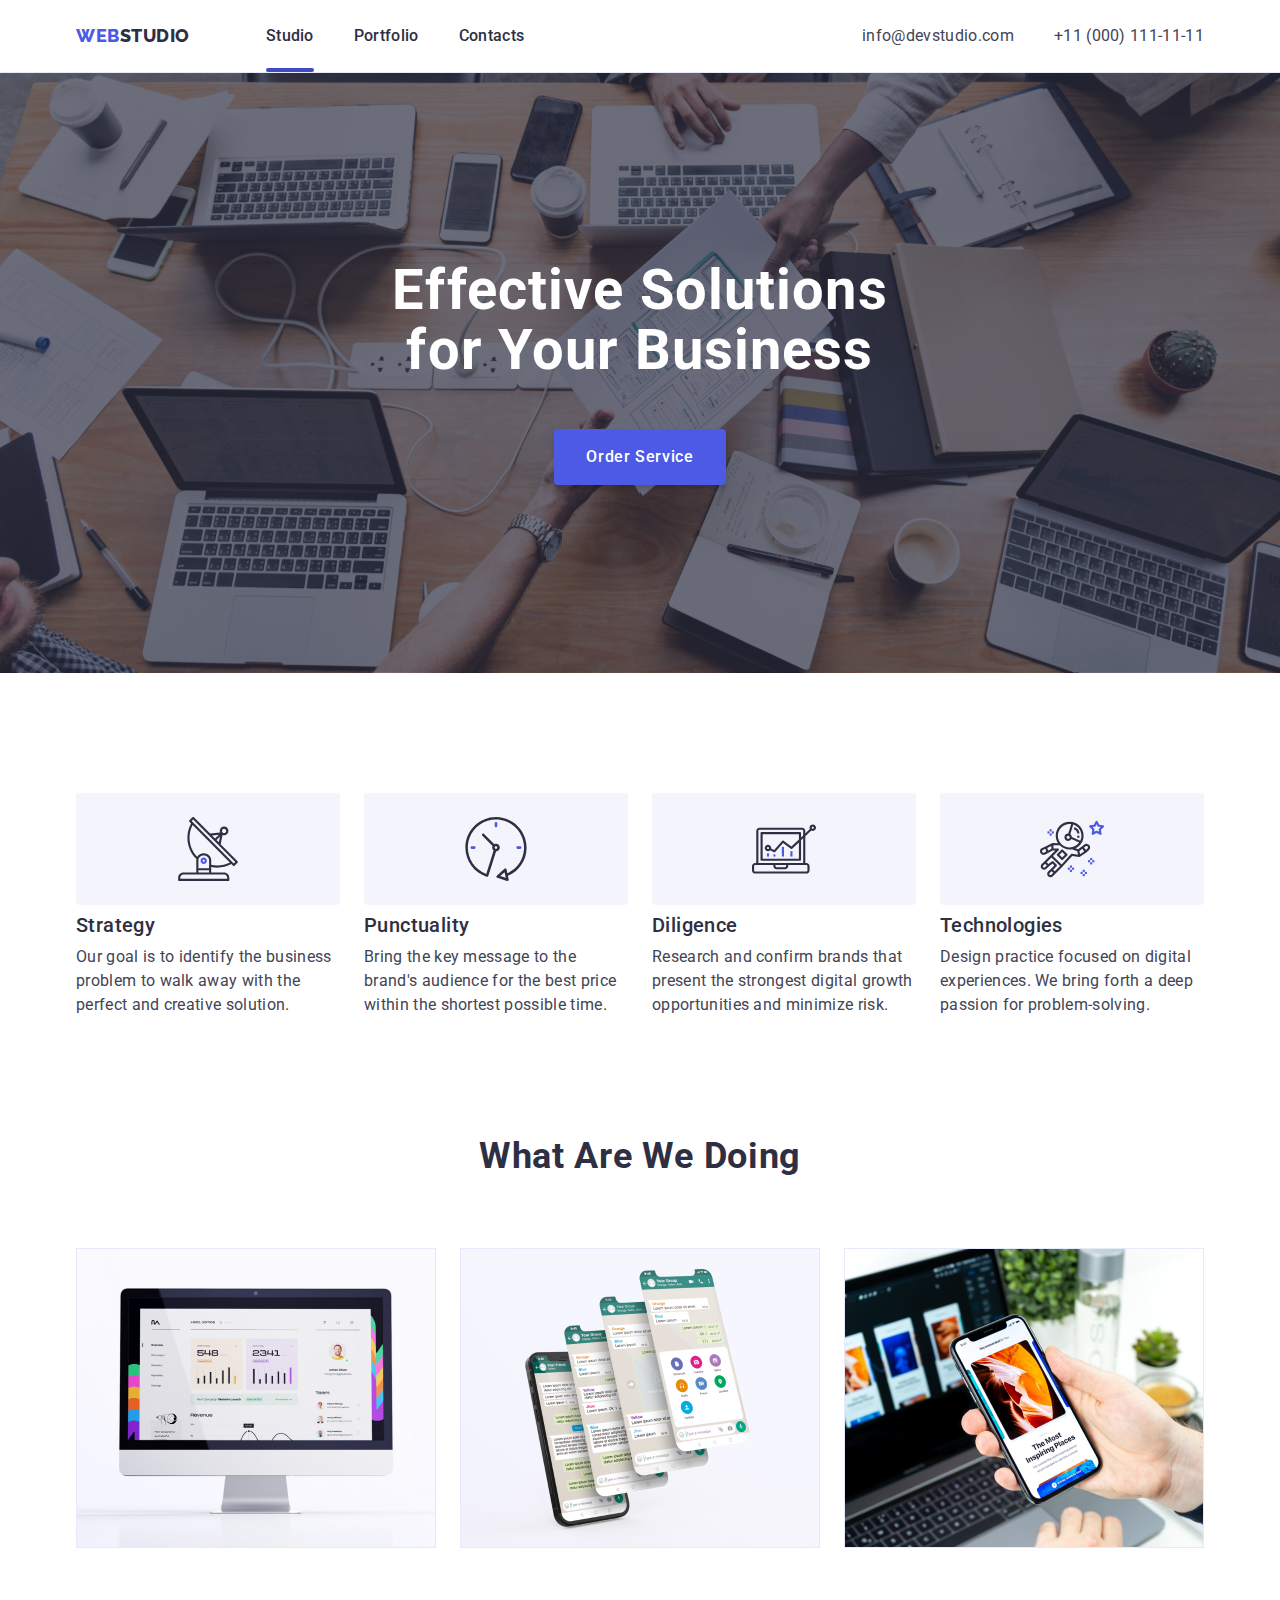
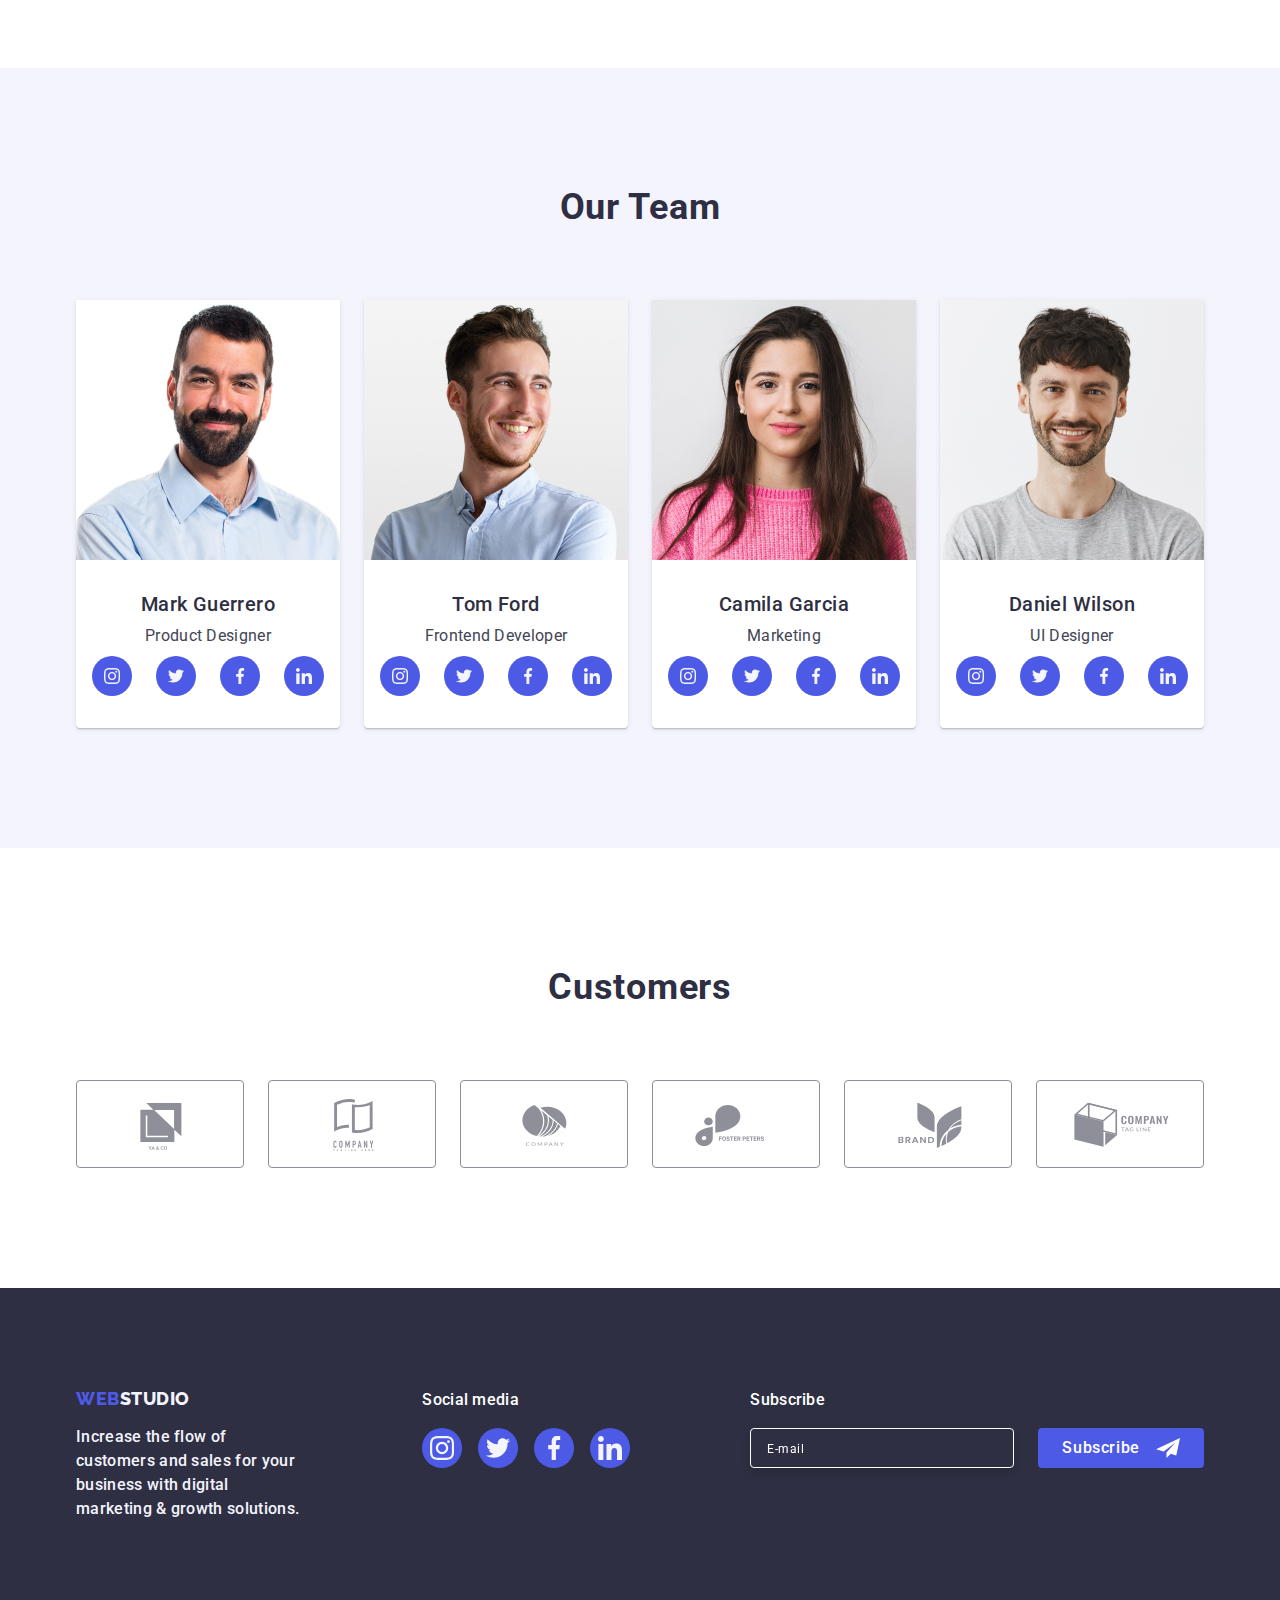
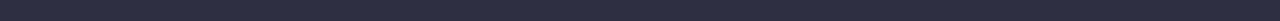
<file: index.html>
<!DOCTYPE html>
<html lang="en">
  <head>
    <meta charset="UTF-8" />
    <meta http-equiv="X-UA-Compatible" content="IE=edge" />
    <meta name="viewport" content="width=device-width, initial-scale=1.0" />
    <title>Document</title>
    <link rel="preconnect" href="https://fonts.googleapis.com" />
    <link rel="preconnect" href="https://fonts.gstatic.com" crossorigin />
    <link
      href="https://fonts.googleapis.com/css2?family=Raleway:wght@800&family=Roboto:wght@400;500;700&display=swap"
      rel="stylesheet"
    />
    <link
      rel="stylesheet"
      href="https://cdnjs.cloudflare.com/ajax/libs/modern-normalize/1.1.0/modern-normalize.min.css"
    />
    <link rel="stylesheet" href="./css/styles.css" />
  </head>
  <body class="page">
    <!-- Шапка, навігація -->
    <header class="page-header">
      <div class="container page-header-container">
        <nav class="page-nav">
          <a href="./index.html" class="logo-title"
            ><div>Web<span class="logo-part-black">Studio</span></div></a
          >
          <ul class="list list-container">
            <li class="list-container-items">
              <a href="./index.html" class="link-nav curent">Studio</a>
            </li>
            <li class="list-container-items">
              <a href="./portfolio.html" class="link-nav">Portfolio</a>
            </li>
            <li class="list-container-items">
              <a href="" class="link-nav">Contacts</a>
            </li>
          </ul>
        </nav>
        <!-- Контакти -->

        <address class="contacts">
          <ul class="list list-container">
            <li class="list-container-items">
              <a href="mailto:info@devstudio.com" class="contacts-title"
                >info@devstudio.com</a
              >
            </li>
            <li class="list-container-items">
              <a href="tel:+110001111111" class="contacts-title"
                >+11 (000) 111-11-11</a
              >
            </li>
          </ul>
        </address>
      </div>
    </header>
    <!-- Герой -->
    <main>
      <section class="herro-section">
        <div class="container">
          <h1 class="herro-title main-herro-title">
            Effective Solutions for Your Business
          </h1>
          <button type="button" class="button button-size" data-modal-open>
            Order Service
          </button>
        </div>
      </section>
      <!-- Про нас -->
      <section class="section">
        <div class="container">
          <h2 hidden class="primary-title">About us</h2>
          <ul class="list description-items">
            <li class="item">
              <div class="about-us-icon">
                <svg class="about-item__icon" width="64" height="64">
                  <use href="./images/icon.svg#antena"></use>
                </svg>
              </div>
              <h3 class="title description-content">Strategy</h3>
              <p class="description">
                Our goal is to identify the business problem to walk away with
                the perfect and creative solution.
              </p>
            </li>
            <li class="item">
              <div class="about-us-icon">
                <svg width="64" height="64">
                  <use href="./images/icon.svg#clock"></use>
                </svg>
              </div>
              <h3 class="title description-content">Punctuality</h3>
              <p class="description">
                Bring the key message to the brand's audience for the best price
                within the shortest possible time.
              </p>
            </li>
            <li class="item">
              <div class="about-us-icon">
                <svg width="64" height="64">
                  <use href="./images/icon.svg#diagram"></use>
                </svg>
              </div>
              <h3 class="title description-content">Diligence</h3>
              <p class="description">
                Research and confirm brands that present the strongest digital
                growth opportunities and minimize risk.
              </p>
            </li>
            <li class="item">
              <div class="about-us-icon">
                <svg width="64" height="64">
                  <use href="./images/icon.svg#astronaut"></use>
                </svg>
              </div>
              <h3 class="title description-content">Technologies</h3>
              <p class="description">
                Design practice focused on digital experiences. We bring forth a
                deep passion for problem-solving.
              </p>
            </li>
          </ul>
        </div>
      </section>
      <!-- Що ми робимо -->
      <section class="section section-work">
        <div class="container">
          <h2 class="primary-title">What are we doing</h2>
          <ul class="list list-work">
            <li class="item-work">
              <img src="./images/img_1.jpg" alt="monitor" width="360" />
            </li>
            <li class="item-work">
              <img
                src="./images/img_2.jpg"
                alt="Pages in the phone"
                width="360"
              />
            </li>
            <li class="item-work">
              <img
                src="./images/img_3.jpg"
                alt="phone and laptop"
                width="360"
              />
            </li>
          </ul>
        </div>
      </section>
      <!-- Наша команда -->
      <section class="team section">
        <div class="container">
          <h2 class="primary-title">Our Team</h2>
          <ul class="list list-team">
            <li class="list-title item">
              <img
                src="./images/mark.jpg"
                alt="Photo of the employee"
                width="264"
              />
              <div class="card-team">
                <h3 class="title description-content">Mark Guerrero</h3>
                <p class="description description-icon">Product Designer</p>
                <ul class="list list-team-icon">
                  <li class="item-team-icon">
                    <a class="link-team-icon" href="">
                      <svg class="team-icon" width="16" height="16">
                        <use href="./images/icon.svg#instagram"></use></svg
                    ></a>
                  </li>
                  <li class="item-team-icon">
                    <a class="link-team-icon" href="">
                      <svg class="team-icon" width="16" height="16">
                        <use href="./images/icon.svg#twitter"></use></svg
                    ></a>
                  </li>
                  <li class="item-team-icon">
                    <a class="link-team-icon" href="">
                      <svg class="team-icon" width="16" height="16">
                        <use href="./images/icon.svg#facebook"></use></svg
                    ></a>
                  </li>
                  <li class="item-team-icon">
                    <a class="link-team-icon" href="">
                      <svg class="team-icon" width="16" height="16">
                        <use href="./images/icon.svg#linkedin"></use></svg
                    ></a>
                  </li>
                </ul>
              </div>
            </li>
            <li class="list-title item">
              <img
                src="./images/tom.jpg"
                alt="Photo of the employee"
                width="264"
              />
              <div class="card-team">
                <h3 class="title description-content">Tom Ford</h3>
                <p class="description description-icon">Frontend Developer</p>
                <ul class="list list-team-icon">
                  <li class="item-team-icon">
                    <a class="link-team-icon" href="">
                      <svg class="team-icon" width="16" height="16">
                        <use href="./images/icon.svg#instagram"></use></svg
                    ></a>
                  </li>
                  <li class="item-team-icon">
                    <a class="link-team-icon" href="">
                      <svg class="team-icon" width="16" height="16">
                        <use href="./images/icon.svg#twitter"></use></svg
                    ></a>
                  </li>
                  <li class="item-team-icon">
                    <a class="link-team-icon" href="">
                      <svg class="team-icon" width="16" height="16">
                        <use href="./images/icon.svg#facebook"></use></svg
                    ></a>
                  </li>
                  <li class="item-team-icon">
                    <a class="link-team-icon" href="">
                      <svg class="team-icon" width="16" height="16">
                        <use href="./images/icon.svg#linkedin"></use></svg
                    ></a>
                  </li>
                </ul>
              </div>
            </li>
            <li class="list-title item">
              <img
                src="./images/camila.jpg"
                alt="Photo of the employee"
                width="264"
              />
              <div class="card-team">
                <h3 class="title description-content">Camila Garcia</h3>
                <p class="description description-icon">Marketing</p>
                <ul class="list list-team-icon">
                  <li class="item-team-icon">
                    <a class="link-team-icon" href="">
                      <svg class="team-icon" width="16" height="16">
                        <use href="./images/icon.svg#instagram"></use></svg
                    ></a>
                  </li>
                  <li class="item-team-icon">
                    <a class="link-team-icon" href="">
                      <svg class="team-icon" width="16" height="16">
                        <use href="./images/icon.svg#twitter"></use></svg
                    ></a>
                  </li>
                  <li class="item-team-icon">
                    <a class="link-team-icon" href="">
                      <svg class="team-icon" width="16" height="16">
                        <use href="./images/icon.svg#facebook"></use></svg
                    ></a>
                  </li>
                  <li class="item-team-icon">
                    <a class="link-team-icon" href="">
                      <svg class="team-icon" width="16" height="16">
                        <use href="./images/icon.svg#linkedin"></use></svg
                    ></a>
                  </li>
                </ul>
              </div>
            </li>
            <li class="list-title item">
              <img
                src="./images/daniel.jpg"
                alt="Photo of the employee"
                width="264"
              />
              <div class="card-team">
                <h3 class="title description-content">Daniel Wilson</h3>
                <p class="description description-icon">UI Designer</p>
                <ul class="list list-team-icon">
                  <li class="item-team-icon">
                    <a class="link-team-icon" href="">
                      <svg class="team-icon" width="16" height="16">
                        <use href="./images/icon.svg#instagram"></use></svg
                    ></a>
                  </li>
                  <li class="item-team-icon">
                    <a class="link-team-icon" href="">
                      <svg class="team-icon" width="16" height="16">
                        <use href="./images/icon.svg#twitter"></use></svg
                    ></a>
                  </li>
                  <li class="item-team-icon">
                    <a class="link-team-icon" href="">
                      <svg class="team-icon" width="16" height="16">
                        <use href="./images/icon.svg#facebook"></use></svg
                    ></a>
                  </li>
                  <li class="item-team-icon">
                    <a class="link-team-icon" href="">
                      <svg class="team-icon" width="16" height="16">
                        <use href="./images/icon.svg#linkedin"></use></svg
                    ></a>
                  </li>
                </ul>
              </div>
            </li>
          </ul>
        </div>
      </section>
      <section class="section">
        <div class="container">
          <h2 class="primary-title">Customers</h2>
          <ul class="list customers-list">
            <li class="item-customers">
              <a class="customers-link" href="">
                <svg class="customers-icon" width="104" height="56">
                  <use href="./images/icon.svg#logo1"></use>
                </svg>
              </a>
            </li>
            <li class="item-customers">
              <a class="customers-link" href="">
                <svg class="customers-icon" width="104" height="56">
                  <use href="./images/icon.svg#logo2"></use>
                </svg>
              </a>
            </li>
            <li class="item-customers">
              <a class="customers-link" href="">
                <svg class="customers-icon" width="104" height="56">
                  <use href="./images/icon.svg#logo3"></use>
                </svg>
              </a>
            </li>
            <li class="item-customers">
              <a class="customers-link" href="">
                <svg class="customers-icon" width="104" height="56">
                  <use href="./images/icon.svg#logo4"></use>
                </svg>
              </a>
            </li>
            <li class="item-customers">
              <a class="customers-link" href="">
                <svg class="customers-icon" width="104" height="56">
                  <use href="./images/icon.svg#logo5"></use>
                </svg>
              </a>
            </li>
            <li class="item-customers">
              <a class="customers-link" href="">
                <svg class="customers-icon" width="104" height="56">
                  <use href="./images/icon.svg#logo6"></use>
                </svg>
              </a>
            </li>
          </ul>
        </div>
      </section>
    </main>
    <footer class="footer">
      <div class="container social-list">
        <div class="footer-container">
          <a class="logo-title link property" href="./index.html"
            >Web<span class="logo-part-white">Studio</span></a
          >
          <p class="description-footer">
            Increase the flow of customers and sales for your business with
            digital marketing & growth solutions.
          </p>
        </div>
        <div>
          <p class="social-link">Social media</p>
          <ul class="list list-footer-icon">
            <li class="item-team-icon">
              <a class="link-footer-icon" href="">
                <svg class="team-icon" width="24" height="24">
                  <use href="./images/icon.svg#instagram"></use></svg
              ></a>
            </li>
            <li class="item-team-icon">
              <a class="link-footer-icon" href="">
                <svg class="team-icon" width="24" height="24">
                  <use href="./images/icon.svg#twitter"></use></svg
              ></a>
            </li>
            <li class="item-team-icon">
              <a class="link-footer-icon" href="">
                <svg class="team-icon" width="24" height="24">
                  <use href="./images/icon.svg#facebook"></use></svg
              ></a>
            </li>
            <li class="item-team-icon">
              <a class="link-footer-icon" href="">
                <svg class="team-icon" width="24" height="24">
                  <use href="./images/icon.svg#linkedin"></use></svg
              ></a>
            </li>
          </ul>
        </div>
        <div>
        <p class="social-link">Subscribe</p>
        <form class="footer-form">
          <label class="footer-lable">
            <input class="footer-input" type="email" name="email" placeholder="E-mail">
          </label>
          <!-- <span class="footer-btn-wrapper"> -->
        <button class="button fotter-form-btn" type="submit">
          Subscribe
          <svg class="footer-form-btn-icon" width="24" height="24">
            <use href="./images/icon.svg#airplane"></use>
          </svg>
        </button>
        
      <!-- </span> -->
        </form>
      </div>
      </div>
    </footer>

    <div class="backdrop is-hidden" data-modal>
      <div class="modal">
        <button type="button" class="modal-close-btn" data-modal-close>
          <svg class="modal-close-btn-icon" width="8" height="8">
            <use href="./images/icon.svg#modal-close"></use>
          </svg>
        </button>
        <strong class="form-title"> Leave your contacts and we will call you back </strong>
        <form class="modal-form">
          <label class="modal-form-field"
            ><span class="modal-form-input-desc">Name</span>
            <span class="modal-form-input-wrapper">
            <input 
            type="text" 
            name="username"
             class="modal-form-input" />
             <svg class="modal-form-input-icon" width="18" height="18">
              <use href="./images/icon.svg#person"></use>
             </svg>
            </span>
          </label>
          <label class="modal-form-field"
            ><span class="modal-form-input-desc">Phone</span>
            <span class="modal-form-input-wrapper">
            <input 
            type="tel" 
            name="phone_number"
            class="modal-form-input" />
            <svg class="modal-form-input-icon" width="18" height="18">
              <use href="./images/icon.svg#phone"></use>
             </svg>
          </span>
          </label>
          <label 
          class="modal-form-field"
            ><span class="modal-form-input-desc">Email</span>
            <span class="modal-form-input-wrapper">
            <input type="email" name="email"
            class="modal-form-input" />
            <svg class="modal-form-input-icon" width="18" height="18">
              <use href="./images/icon.svg#email"></use>
             </svg>
          </span>
          </label>
          <label class="modal-form-field"
            ><span class="modal-form-input-desc">Comment</span>
            <textarea 
            name="user-message" 
            class="modal-form-message"
            placeholder="Text input">
          </textarea>
          </label>
          
          <input class="input-checkbox"
          type="checkbox" 
          id="user-policy" />
          <label class="custom-checkbox"
          for="user-policy">
          <span class="checkbox-wrapper">
            <svg class="form-checkbox" width="10" height="8">
              <use href="./images/icon.svg#vector"></use>
            </svg>
          </span>
           I accept the terms and conditions of the &nbsp; 
            <a  class="privacy-policy" href="">Privacy Policy</a>
          </label>
          <button class="modal-form-submit button" type="submit">Send</button>
        </form>
      </div>
    </div>
    <script src="./js/modal.js"></script>
  </body>
</html>
</file>
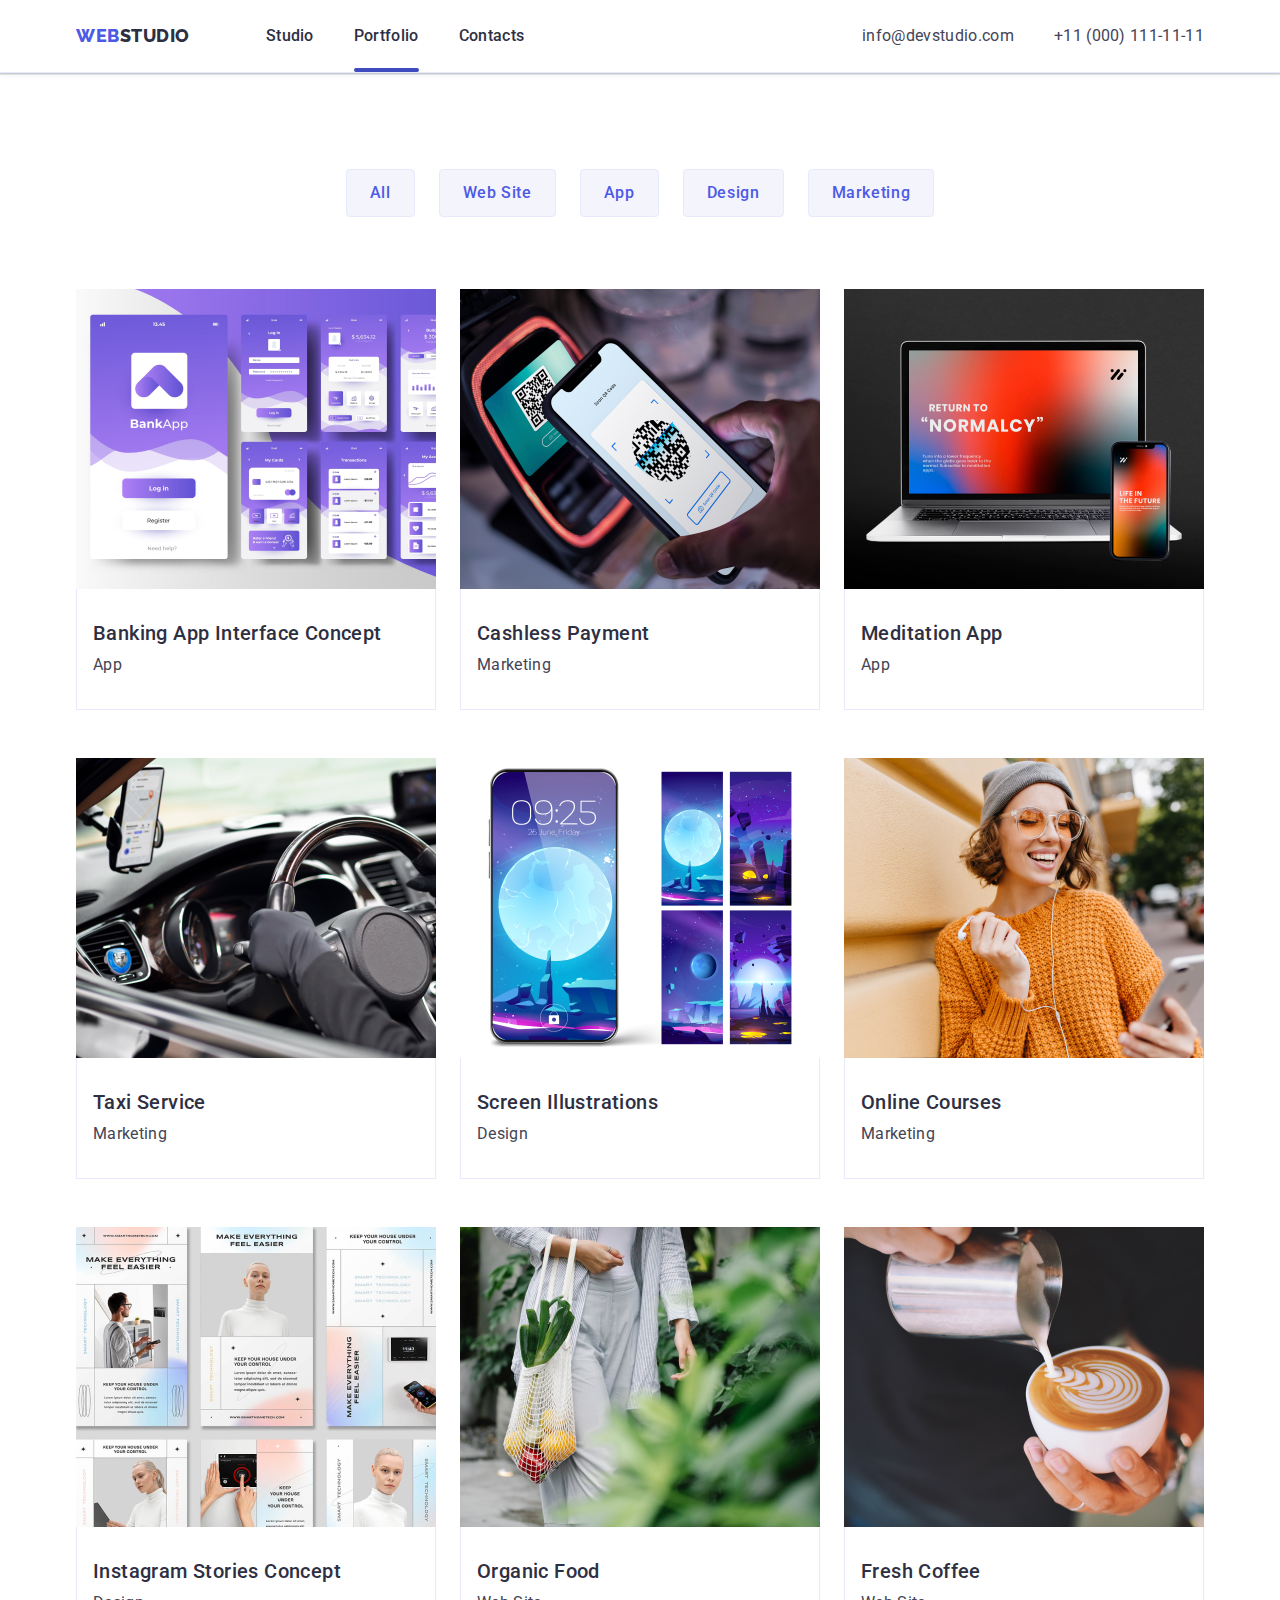
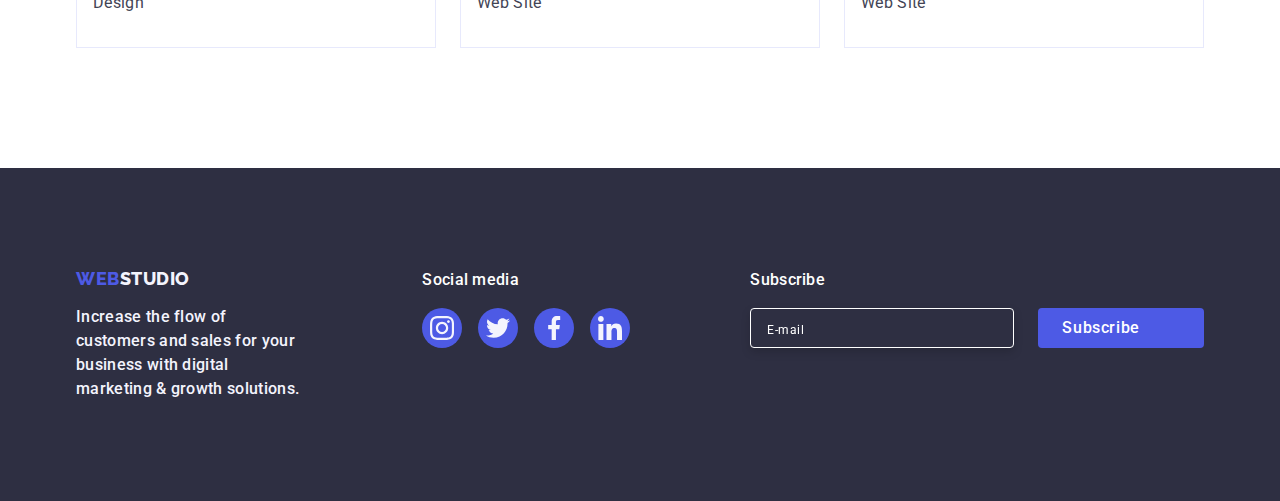
<file: portfolio.html>
<!DOCTYPE html>
<html lang="en">
  <head>
    <meta charset="UTF-8" />
    <meta http-equiv="X-UA-Compatible" content="IE=edge" />
    <meta name="viewport" content="width=device-width, initial-scale=1.0" />
    <title>Document</title>
    <link rel="preconnect" href="https://fonts.googleapis.com">
    <link rel="preconnect" href="https://fonts.gstatic.com" crossorigin>
    <link href="https://fonts.googleapis.com/css2?family=Raleway:wght@800&family=Roboto:wght@400;500;700&display=swap" rel="stylesheet">
    <link rel="stylesheet" href="https://cdnjs.cloudflare.com/ajax/libs/modern-normalize/1.1.0/modern-normalize.min.css">
    <link rel="stylesheet" href="./css/styles.css" />
  </head>
  <body class="page">
    <header class="page-header">
      <div class="container page-header-container">
      <nav class="page-nav">
          <a href="./index.html" class="logo-title link"><div class="logo-list-item">Web<span class="logo-part-black">Studio</span></div></a>
          <ul class="list list-container">
          <li class="list-container-items"><a href="./index.html" class="link-nav">Studio</a></li>
          <li class="list-container-items"><a href="./portfolio.html" class="link-nav curent">Portfolio</a></li>
          <li class="list-container-items"><a href="" class="link-nav">Contacts</a></li>
        </ul>
      </nav>
      <!-- Контакти -->
      
      <address class="contacts">
        <ul class="list list-container">
          <li class="list-container-items"><a href="mailto:info@devstudio.com" class="contacts-title link">info@devstudio.com</a></li>
          <li class="list-container-items"><a href="tel:+110001111111" class="contacts-title link">+11 (000) 111-11-11</a></li>
        </ul>
      </address>
   
    </div>
    </header>
    <main>
      <section class="section-portfolio">
        <div class="container">
      <h1 hidden>Portfolio</h1>
      <ul class="list list-button">
        <li class="button-item"><button type="button" class="button-portfolio filter-size">All</button></li>
        <li class="button-item">
          <button type="button" class="button-portfolio filter-size">Web Site</button>
        </li>
        <li class="button-item"><button type="button" class="button-portfolio filter-size">App</button></li>
        <li class="button-item"><button type="button" class="button-portfolio filter-size">Design</button></li>
        <li class="button-item">
          <button type="button" class="button-portfolio filter-size">Marketing</button>
        </li>
      </ul>
      <ul class="list filters-img">
        <li class="img-item">
          <a class="card-filters" href=""> 
          <div class="card-overlay">
            <img src="./images/interface.jpg" alt="app interface" width="360"/>
            <p class="overlay">
              14 Stylish and User-Friendly App Design Concepts · Task Manager App · Calorie Tracker App · Exotic Fruit Ecommerce App · Cloud Storage App
            </p>
          </div>
         <div class="card-content">
            <h2 class="title description-content">Banking App Interface Concept</h2>
            <p class="description">App</p>
          </div>
        </a>
        </li>
        <li class="img-item"><a class="card-filters" href="">
          <div class="card-overlay">
          <img src="./images/payment.jpg" alt="phone pay" width="360" />
           <p class="overlay">
              14 Stylish and User-Friendly App Design Concepts · Task Manager App · Calorie Tracker App · Exotic Fruit Ecommerce App · Cloud Storage App
            </p>
          </div>
          <div class="card-content">
            <h2 class="title description-content">Cashless Payment</h2>
            <p class="description">Marketing</p>
          </div>
        </a>
        </li>
        <li class="img-item"><a class="card-filters" href="">
          <div class="card-overlay">
          <img src="./images/app.jpg" alt="phone and notebook" width="360" />
           <p class="overlay">
              14 Stylish and User-Friendly App Design Concepts · Task Manager App · Calorie Tracker App · Exotic Fruit Ecommerce App · Cloud Storage App
            </p>
          </div>
          <div class="card-content">
            <h2 class="title description-content">Meditation App</h2>
          <p class="description">App</p>
          </div>
        </a>
          </li>
        <li class="img-item"><a class="card-filters" href="">
          <div class="card-overlay">
          <img src="./images/taxi.jpg" alt="Car torpedo" width="360" />
           <p class="overlay">
              14 Stylish and User-Friendly App Design Concepts · Task Manager App · Calorie Tracker App · Exotic Fruit Ecommerce App · Cloud Storage App
            </p>
            </div>
          <div class="card-content">
            <h2 class="title description-content">Taxi Service</h2>
            <p class="description">Marketing</p>
          </div>
        </a>
        </li>
        <li class="img-item"><a class="card-filters" href="">
          <div class="card-overlay">
          <img src="./images/screen.jpg" alt="screen shot" width="360" />
           <p class="overlay">
              14 Stylish and User-Friendly App Design Concepts · Task Manager App · Calorie Tracker App · Exotic Fruit Ecommerce App · Cloud Storage App
            </p>
            </div>
          <div class="card-content">
            <h2 class="title description-content">Screen Illustrations</h2>
            <p class="description">Design</p>
          </div>
        </a>
       </li>
        <li class="img-item"><a class="card-filters" href="">
          <div class="card-overlay">
          <img src="./images/courses.jpg" alt="girl with phone" width="360" />
           <p class="overlay">
              14 Stylish and User-Friendly App Design Concepts · Task Manager App · Calorie Tracker App · Exotic Fruit Ecommerce App · Cloud Storage App
            </p>
            </div>
          <div class="card-content">
            <h2 class="title description-content">Online Courses</h2>
            <p class="description">Marketing</p>
          </div>
        </a>
          </li>
        <li class="img-item"><a class="card-filters" href="">
          <div class="card-overlay">
          <img src="./images/stories.jpg" alt="instagram stories" width="360" />
           <p class="overlay">
              14 Stylish and User-Friendly App Design Concepts · Task Manager App · Calorie Tracker App · Exotic Fruit Ecommerce App · Cloud Storage App
            </p>
            </div>
          <div class="card-content">
            <h2 class="title description-content">Instagram Stories Concept</h2>
            <p class="description">Design</p>
          </div>
        </a>
          </li>
        <li class="img-item"><a class="card-filters" href="">
          <div class="card-overlay">
          <img src="./images/organic.jpg" alt="wooman whith food" width="360" />
           <p class="overlay">
              14 Stylish and User-Friendly App Design Concepts · Task Manager App · Calorie Tracker App · Exotic Fruit Ecommerce App · Cloud Storage App
            </p>
            </div>
          <div class="card-content">
            <h2 class="title description-content">Organic Food</h2>
            <p class="description">Web Site</p>
          </div>
        </a>
        </li>
        <li class="img-item"> <a class="card-filters" href="">
          <div class="card-overlay">
          <img src="./images/coffe.jpg" alt="cup of coffee" width="360" />
           <p class="overlay">
              14 Stylish and User-Friendly App Design Concepts · Task Manager App · Calorie Tracker App · Exotic Fruit Ecommerce App · Cloud Storage App
            </p>
            </div>
          <div class="card-content">
            <h2 class="title description-content">Fresh Coffee</h2>
            <p class="description">Web Site</p>
          </div>
        </a>
         </li>
      </ul>
    </div>
    </section>
    </main>
    <footer class="footer">
      <div class="container social-list">
        <div class="footer-container">
          <a class="logo-title link property" href="./index.html"
            >Web<span class="logo-part-white">Studio</span></a
          >
          <p class="description-footer">
            Increase the flow of customers and sales for your business with
            digital marketing & growth solutions.
          </p>
        </div>
        <div>
          <p class="social-link">Social media</p>
          <ul class="list list-footer-icon">
            <li class="item-team-icon">
              <a class="link-footer-icon" href="">
                <svg class="team-icon" width="24" height="24">
                  <use href="./images/icon.svg#instagram"></use></svg
              ></a>
            </li>
            <li class="item-team-icon">
              <a class="link-footer-icon" href="">
                <svg class="team-icon" width="24" height="24">
                  <use href="./images/icon.svg#twitter"></use></svg
              ></a>
            </li>
            <li class="item-team-icon">
              <a class="link-footer-icon" href="">
                <svg class="team-icon" width="24" height="24">
                  <use href="./images/icon.svg#facebook"></use></svg
              ></a>
            </li>
            <li class="item-team-icon">
              <a class="link-footer-icon" href="">
                <svg class="team-icon" width="24" height="24">
                  <use href="./images/icon.svg#linkedin"></use></svg
              ></a>
            </li>
          </ul>
        </div>
        <div>
        <p class="social-link">Subscribe</p>
        <form class="footer-form">
          <label class="footer-lable">
            <input class="footer-input" type="email" name="email" placeholder="E-mail">
          </label>
          <span class="footer-btn-wrapper">
        <button class="button fotter-form-btn" type="submit">
          Subscribe
        </button>
        <svg class="footer-form-btn-icon" width="24" height="24">
          <use href="./images/icon.svg#airplane"></use>
        </svg>
      </span>
        </form>
      </div>
      </div>
    </footer>
  </body>
</html>
</file>
<file: css/styles.css>
:root{
  --primary-text-color: #2E2F42;
  --secondary-text-color:#434455;
  --primary-logo-color:#4d5ae5;
  --primary-backround-color: #E5E5E5;
  --secondary-accent-color: #F4F4FD;
  --secondary-backround-color:#2E2F42;
  --primary-white-color:#ffffff;
  --hover-color: #404bbf;
  --button-color:#4d5ae5;
  --transition-dur-and-fun: 250ms cubic-bezier(0.4, 0, 0.2, 1);
}


body {
  color: var(--secondary-text-color);
  background-color: var(--primary-white-color);

  font-family: "Roboto", sans-serif;
}

/* основний колір тексту  #2E2F42 */
/* вторинний колір тексту #434455  */
/* колір основного фону #E5E5E5 */
/* колір вторинного фону #F4F4FD */
/* фон футер #2E2F42 */

/* -------------------- утиліти ---------------- */

h1,
h2,
h3,
h4,
h5,
h6,
p,
ul {
  margin: 0;
  padding: 0;
}
img{
  display: block;
}
a{
  text-decoration: none;
}
button{
  cursor: pointer;
}

.container{
  box-sizing: border-box;
  width: 1158px;
  margin-left: auto;
  margin-right: auto;
  padding-left: 15px;
  padding-right: 15px;
  /* outline: 2px solid red; */
}
.section{
  padding-top: 120px;
  padding-bottom: 120px;
}
.distance-title{
  margin-bottom: 72px;
}





/* ------------------ header -------------- */
.page-header{
  border-bottom: 1px solid #E7E9FC;
  padding: 24px 0;
  box-shadow: 0px 2px 1px rgba(46, 47, 66, 0.08), 0px 1px 1px rgba(46, 47, 66, 0.16), 0px 1px 6px rgba(46, 47, 66, 0.08);
}

.page-header-container{
  display: flex;
  align-items: center;
}
.page-nav{
  display: flex;
  align-items: center;
}
.list-container{
  display: flex;
  align-items: center;
}

.list-container-items{
  margin-right: 40px;
}

.list-container-items:last-child{
margin-right: 0;
}

.logo-title{
  color: var(--primary-logo-color);

  font-family: "Raleway", sans-serif;
  font-weight: 800;
  font-size: 18px;
  line-height: 1.17;
  text-decoration: none;
  letter-spacing: 0.03em;
  text-transform: uppercase;
  margin-right: 76px;
  
}
.logo-title .logo-part-black {
  color:var(--primary-text-color);
}
.logo-title .logo-part-white {
  color: var(--secondary-accent-color);
}

.list{
  list-style: none;
  
}

.link-nav{
  color: var(--primary-text-color);

  font-weight: 500;
  font-size: 16px;
  line-height: 1.5;
  letter-spacing: 0.02em;
  list-style: none;
  display: block;
  transition: color var(--transition-dur-and-fun);
}
.link-nav:hover,
.link-nav:focus {
  color: var(--hover-color);
}

.curent{
  position: relative;
}

.curent::after{
content: '';

position: absolute;

width: 100%;
height: 4px;
left: 0;
top: 44px;;
background: #404BBF;
border-radius: 2px;
transition: opacity var(--transition-dur-and-fun);
}
.curent:hover::after{
  opacity: 1;
}

.contacts-title {
  color: var(--secondary-text-color);

  font-size: 16px;
  line-height: 1.5;
  letter-spacing: 0.02em;
  transition: var(--transition-dur-and-fun);
}

.contacts-title:hover,
.contacts-title:focus {
  color: var(--hover-color);
}
.contacts{
  font-style: normal;
  list-style: none;
  margin-left: auto;
}



/*  -------------- herro ---------------- */

.herro-title {
  color: var(--primary-white-color);

max-width: 496px;
  font-weight: 700;
  font-size: 56px;
  line-height: 1.07;
  letter-spacing: 0.02em;
  text-align: center ;
}
.button {
  color: var(--primary-white-color);
  background-color: var(--button-color);

  font-family: "Roboto", sans-serif;
  font-weight: 500;
  font-size: 16px;
  line-height: 1.5;
  letter-spacing: 0.04em;
  transition: propeerty, var(--transition-dur-and-fun);
  

}
.button:hover,
.button:focus {
  background-color: var(--hover-color);
}

.button-size{
display: block;
margin-left: auto;
margin-right: auto;
padding:16px 32px;
margin-top: 48px;

min-width: 169px;
height:56px;

border: none;
box-shadow: 0px 4px 4px rgba(0, 0, 0, 0.15);
border-radius: 4px
}

.herro-section{
  max-width: 1440px;
  margin: 0 auto;
  padding-top: 188px;
  padding-bottom: 188px;
  background-color: var(--secondary-backround-color);
background-image: linear-gradient(rgba(46, 47, 66, 0.7),rgba(46, 47, 66, 0.7)), url('../images/hero.jpg');
background-repeat: no-repeat;
background-size: cover;
background-position: center;


}
.main-herro-title{
  display: block;
  margin-left: auto;
  margin-right: auto;
  max-width: 496px;
}

/* ---------------- about us --------------- */

.title {
  color: var(--primary-text-color);

  font-weight: 500;
  font-size: 20px;
  line-height: 1.2;
  letter-spacing: 0.02em;
}
.description {
  color: var(--secondary-text-color);

  font-weight: 400;
  font-size: 16px;
  line-height: 1.5;
  letter-spacing: 0.02em;
}
.description-items{
  display: flex;
  padding-left: 0;
  gap: 24px;
 

}
.item{
 /* margin-right: 24px; */
 width: calc((100% - 72px) / 4);
}
/* .item:last-child{
  margin-right: 0;
} */
.item-work{
  margin-right: 24px;
}
.item-work:last-child{
  margin-right: 0;
}
.about-us-icon{

  display: flex;
  align-items: center;
  justify-content: center;
  height: 112px;
  background-color:#F4F4FD;
 
  margin-bottom: 8px;
  border-radius: 4px;
}





/* ---------------- what are we doing -------------- */

.primary-title{
  color: var(--primary-text-color);

  font-weight: 700;
  font-size: 36px;
  line-height: 1.1;
  letter-spacing: 0.02em;
  text-align: center;
  text-transform: capitalize;
  margin-bottom: 72px;
}
.list-work{
  display: flex;
  padding-left: 0;
}
.section-work{
  padding-top: 0px;
}

/* ---------------- team ------------------------------- */

.team{
  background-color: var(--secondary-accent-color);
color:var(--primary-text-color);

font-weight: 700;
font-size: 36px;
line-height: 1.11;
text-align: center;
letter-spacing: 0.02em;
text-transform: capitalize;
}
.list-title{
  background-color: var(--primary-white-color);
  box-shadow: 0px 1px 6px rgba(46, 47, 66, 0.08), 0px 1px 1px rgba(46, 47, 66, 0.16), 0px 2px 1px rgba(46, 47, 66, 0.08);
  border-radius: 0px 0px 4px 4px;
}
.list-team{
  display: flex;
  padding-left: 0;
  gap: 24px;
}


.card-team{
  padding: 32px 0;

 
}
.description-icon{
  margin-bottom: 8px;
}
.list-team-icon{
  display: flex;
  gap: 24px;
  justify-content: center;
}

.link-team-icon{
  display: flex;
  width: 40px;
  height: 40px;
  justify-content: center;
  align-items: center;
  background-color:#4D5AE5;
  border-radius: 50%;
  transition: background-color var(--transition-dur-and-fun);

}
.link-team-icon:hover,
.link-team-icon:focus{
  background-color: #404BBF;

}
.team-icon{
 fill: #f4f4fd;
}

/* ------------------------- Customers------------ */

.customers-list{
  display: flex;
  gap: 24px;
}

.customers-link{
  display: flex;
  width: 168px;
  height: 88px;
  justify-content: center;
  align-items: center;
  border: 1px solid #8E8F99;
  border-radius: 4px;
  color: #8e8f99;
  transition: color var(--transition-dur-and-fun), border-color var(--transition-dur-and-fun);
  
}
.customers-icon{
fill: currentColor;
}

.customers-link:hover,
.customers-link:focus{
  border-color: #404BBF;
  color: #404BBF;
}



/* ---------------------- footer ---------------------- */
.footer {
  background-color: var(--primary-text-color);
  padding: 100px 0;
}
.description-footer {
  color: var(--secondary-accent-color);
  font-weight: 500;
  font-size: 16px;
  line-height: 1.5;
letter-spacing: 0.02em;
}

.footer-container{
 max-width: 264px;
}
.property{
  display:inline-block;
  margin-bottom: 16px;
}

.social-link{
  color: var(--primary-white-color);
  margin-bottom:16px;
  font-weight: 500;
font-size: 16px;
line-height: 1.5;

letter-spacing: 0.02em;
}
.social-list{
  display: flex;
  align-items: baseline;
 gap: 120px;
}
.link-footer-icon{
  display: flex;
  width: 40px;
  height: 40px;
  justify-content: center;
  align-items: center;
  background-color:#4D5AE5;
  border-radius: 50%;
  transition: background-color var(--transition-dur-and-fun);
}
.list-footer-icon{
display: flex;
gap: 16px;
justify-content: center;
}
.link-footer-icon:hover,
.link-footer-icon:focus{
  background-color: #31d0aa;
}

/* ----------------------------footer-form---------------- */


.footer-form{
  display: flex;
}


.fotter-form-btn{
position: relative;
  padding:8px 64px 8px 24px;

border: none;
background-color: #4D5AE5;
border-radius: 4px;
}

.footer-input{
width: 264px;
height: 40px;

padding-top: 8px;
padding-bottom: 8px;
padding-left: 16px;

background-color: #2E2F42;
border: 1px solid #FFFFFF;
filter: drop-shadow(0px 4px 4px rgba(0, 0, 0, 0.15));
border-radius: 4px;
}
.footer-input::placeholder{
  font-family: 'Roboto';
font-style: normal;
font-weight: 400;
font-size: 12px;
line-height: 2.0;

letter-spacing: 0.04em;
  color: #FFFFFF
}
.footer-lable{
  margin-right: 24px;
}

/* .footer-btn-wrapper{
position: relative;
} */
.footer-form-btn-icon{
  position: absolute;
  top: 50%;
  right: 24px;
  transform: translateY(-50%);
  cursor: pointer;
}


/* ---------------------------- portfolio------------- */
.section-portfolio{
  padding: 96px 0 120px;
 }

.button-portfolio {
  color: var(--primary-logo-color);
  background-color: var(--secondary-accent-color);

  font-family: "Roboto", sans-serif;
  font-weight: 500;
  font-size: 16px;
  line-height: 1.5;
  cursor: pointer;
  letter-spacing: 0.04em;
  transition: background-color var(--transition-dur-and-fun);
}

.button-portfolio:hover,
.button-portfolio:focus {
  color: var(--primary-white-color);
  background-color: var(--hover-color);
  border: 1px solid transparent;
  box-shadow: 0px 3px 1px rgba(0, 0, 0, 0.1), 0px 2px 1px rgba(0, 0, 0, 0.08), 0px 2px 2px rgba(0, 0, 0, 0.12);
}
.list-button{
  display: flex;
 justify-content: center;
 margin-bottom: 72px;
}
.button-item{
  margin-right: 24px;
}
.button-item:last-child{
  margin-right: 0;
}
.filter-size{
  padding-top: 11px;
  padding-right: 23px;
  padding-bottom: 11px;
  padding-left: 23px;

  border: 1px solid #E7E9FC;
  border-radius: 4px;
}
.filters-img{
  display: flex;
  flex-wrap: wrap;
  padding: 0;
  margin: 0;
  column-gap: 24px;
  row-gap: 48px;
}

.img-item{
  width: calc((100% - 48px) / 3);


}
.img-item:nth-child(3n){
  margin-right: 0;
}
.img-item:nth-last-child(-n + 3){
  margin-bottom: 0;
}
.card-content{
  box-sizing: border-box;
  padding: 32px 16px;
  border: 1px solid #E7E9FC;
  border-top: transparent;
}
.card-filters{
  display: block;
}

.card-filters:hover,
.card-filters:focus{
  box-shadow: 0px 1px 6px rgba(46, 47, 66, 0.08), 0px 1px 1px rgba(46, 47, 66, 0.16), 0px 2px 1px rgba(46, 47, 66, 0.08);
}

.description-content{
  margin-bottom: 8px;
}
/* ------------------ overlay ----------------- */

.card-overlay{
  position: relative;
  overflow: hidden;

}
.overlay{
  position: absolute;
  left: 0;
  top: 0;
  width: 100%;
  height: 100%;
  transform: translate(0, 100%);
  transition: property, transform var(--transition-dur-and-fun);
padding-top: 40px;
padding-right: 32px;
padding-left: 32px;
font-size: 16px;
line-height: 1.5;
letter-spacing: 0.02em;
color: #F4F4FD;
background-color: #4D5AE5;;
}

.card-filters:hover .overlay,
.card-filters:focus .overlay{
  transform: translate(0, 0);
  
}


/* ------------------ modal window --------------------- */

.backdrop{
   position: fixed;
   top: 0;
   left:0;
   z-index:100;
   width: 100%;
   height: 100%;
   background-color: rgba(0, 0, 0, 0.2);
   transition: opacity var(--transition-dur-and-fun), visibility var(--transition-dur-and-fun);

}
.backdrop.is-hidden{
  opacity: 0;
  visibility: hidden;
  pointer-events: none;
  transition-delay:600ms ;
  
}
.backdrop.is-hidden .modal{
  transform: translate(-50%, -50%) scale(0.3);
  opacity: 0;
}
.modal{
  position: absolute;
  top: 50%;
  left: 50%;
  transform: translate(-50%, -50%) scale(1);

  padding: 64px 24px 32px 24px;
  width: 408px;
  height: 576px;
  background-color:#FCFCFC;
  box-shadow: 0px 1px 1px rgba(0, 0, 0, 0.14), 0px 1px 3px rgba(0, 0, 0, 0.12), 0px 2px 1px rgba(0, 0, 0, 0.2);
border-radius: 4px;
transition: property, transform var(--transition-dur-and-fun) 400ms, opacity var(--transition-dur-and-fun) 400ms;
}

.modal-close-btn{
  position: absolute;
  top: 24px;
  right: 24px;
  display: flex;
  justify-content: center;
  align-items: center;
  width: 24px;
  height: 24px;
  background:  #E7E9FC;
  border: 1px solid rgba(0, 0, 0, 0.1);
  border-radius: 50%;
  padding: 0;
  transition:background-color var(--transition-dur-and-fun);
  
}
.modal-close-btn-icon{
fill: #2E2F42;
transition:fill var(--transition-dur-and-fun);
}
.modal-close-btn:hover,
.modal-close-btn:focus{
  background-color:  #404BBF;
}
.modal-close-btn:hover .modal-close-btn-icon,
.modal-close-btn:focus .modal-close-btn-icon{
  fill: #FFFFFF;
}

/* ---------------------- modal-form--------------------------- */

.form-title{
  display: block;
font-weight: 500;
font-size: 16px;
line-height: 1.5;
margin-bottom: 13px;

text-align: center;
letter-spacing: 0.02em;
color: #2E2F42;
}
 .modal-form{
  display: flex;
  flex-direction: column;
 }
 .modal-form-input-desc{
  display: block;
  font-size: 12px;
  line-height: 1.17;
  
  letter-spacing: 0.04em;
  color: #8E8F99;
  margin-bottom: 4px;
   }

   .modal-form-field{
margin-bottom: 8px;
   }

 .modal-form-input{
  width: 100%;
  height: 40px;
  padding-left: 38px;
  border: 1px solid rgba(46, 47, 66, 0.4);
  border-radius: 4px;
  transition:border-color var(--transition-dur-and-fun);
 }
 .modal-form-input:focus{
  outline: none;
  border-color:#4D5AE5;
 }

 .modal-form-input-wrapper{
  display: block;
  position: relative;
 }
 .modal-form-input-icon{
  position: absolute;
  left: 16px;
  top: 50%;
  transform: translateY(-50%);
  transition:fill var(--transition-dur-and-fun);
 }
 .modal-form-input:focus + .modal-form-input-icon{
  fill: #4D5AE5;
 }
 .modal-form-message{
  resize: none;
  width: 100%;
  height: 120px; 
  padding-top: 8px;
  padding-left: 16px;
  padding-bottom: 8px;

  border: 1px solid rgba(46, 47, 66, 0.4);
border-radius: 4px;
transition: border-color var(--transition-dur-and-fun);
 }

 .modal-form-message::placeholder{
  font-size: 12px;
  line-height: 1.17;
  letter-spacing: 0.04em;
  color: rgba(46, 47, 66, 0.4);
 }
 .modal-form-message:focus{
  outline: none;
  border-color:#4D5AE5;;
 }
 
 .modal-form-submit{
  margin: 0 auto;
  width: 169px;
  box-shadow: 0px 4px 4px rgba(0, 0, 0, 0.15);
  border-radius: 4px;
  padding: 16px 32px;
  border: none;
  transition: background-color var(--transition-dur-and-fun);
 }

 .input-checkbox{
  position: absolute;
  width: 1px;
  height: 1px;
  margin: -1px;
  border: 0;
  padding: 0;
  
  white-space: nowrap;
  clip-path: inset(100%);
  clip: rect(0 0 0 0);
  overflow: hidden;
}

.input-checkbox:checked + .custom-checkbox > .checkbox-wrapper{
  background-color: #404BBF;
  border-color: transparent;
}

.inputinput-checkbox:checked ~ .form-checkbox{
  background-color: #404BBF;
}

.checkbox-wrapper{
  display: flex;
  margin-right: 8px;
  justify-content: center;
  align-items: center;
width: 16px;
height: 16px;
border: 1px solid rgba(46, 47, 66, 0.4);
border-radius: 2px;
transition: background-color var(--transition-dur-and-fun);
}
 .form-checkbox{
  fill: transparent;
  transition: fill var(--transition-dur-and-fun);
 }
 .input-checkbox:checked + .custom-checkbox .form-checkbox{
  fill: #F4F4FD;
 }
 .custom-checkbox{
  display: flex;
  align-items: center;
  margin-bottom: 24px;

font-size: 12px;
line-height: 1.17;
letter-spacing: 0.04em;
color: #8E8F99;
 }
 .privacy-policy{
  text-decoration-line: underline;
  color: #4D5AE5;
 }
</file>
